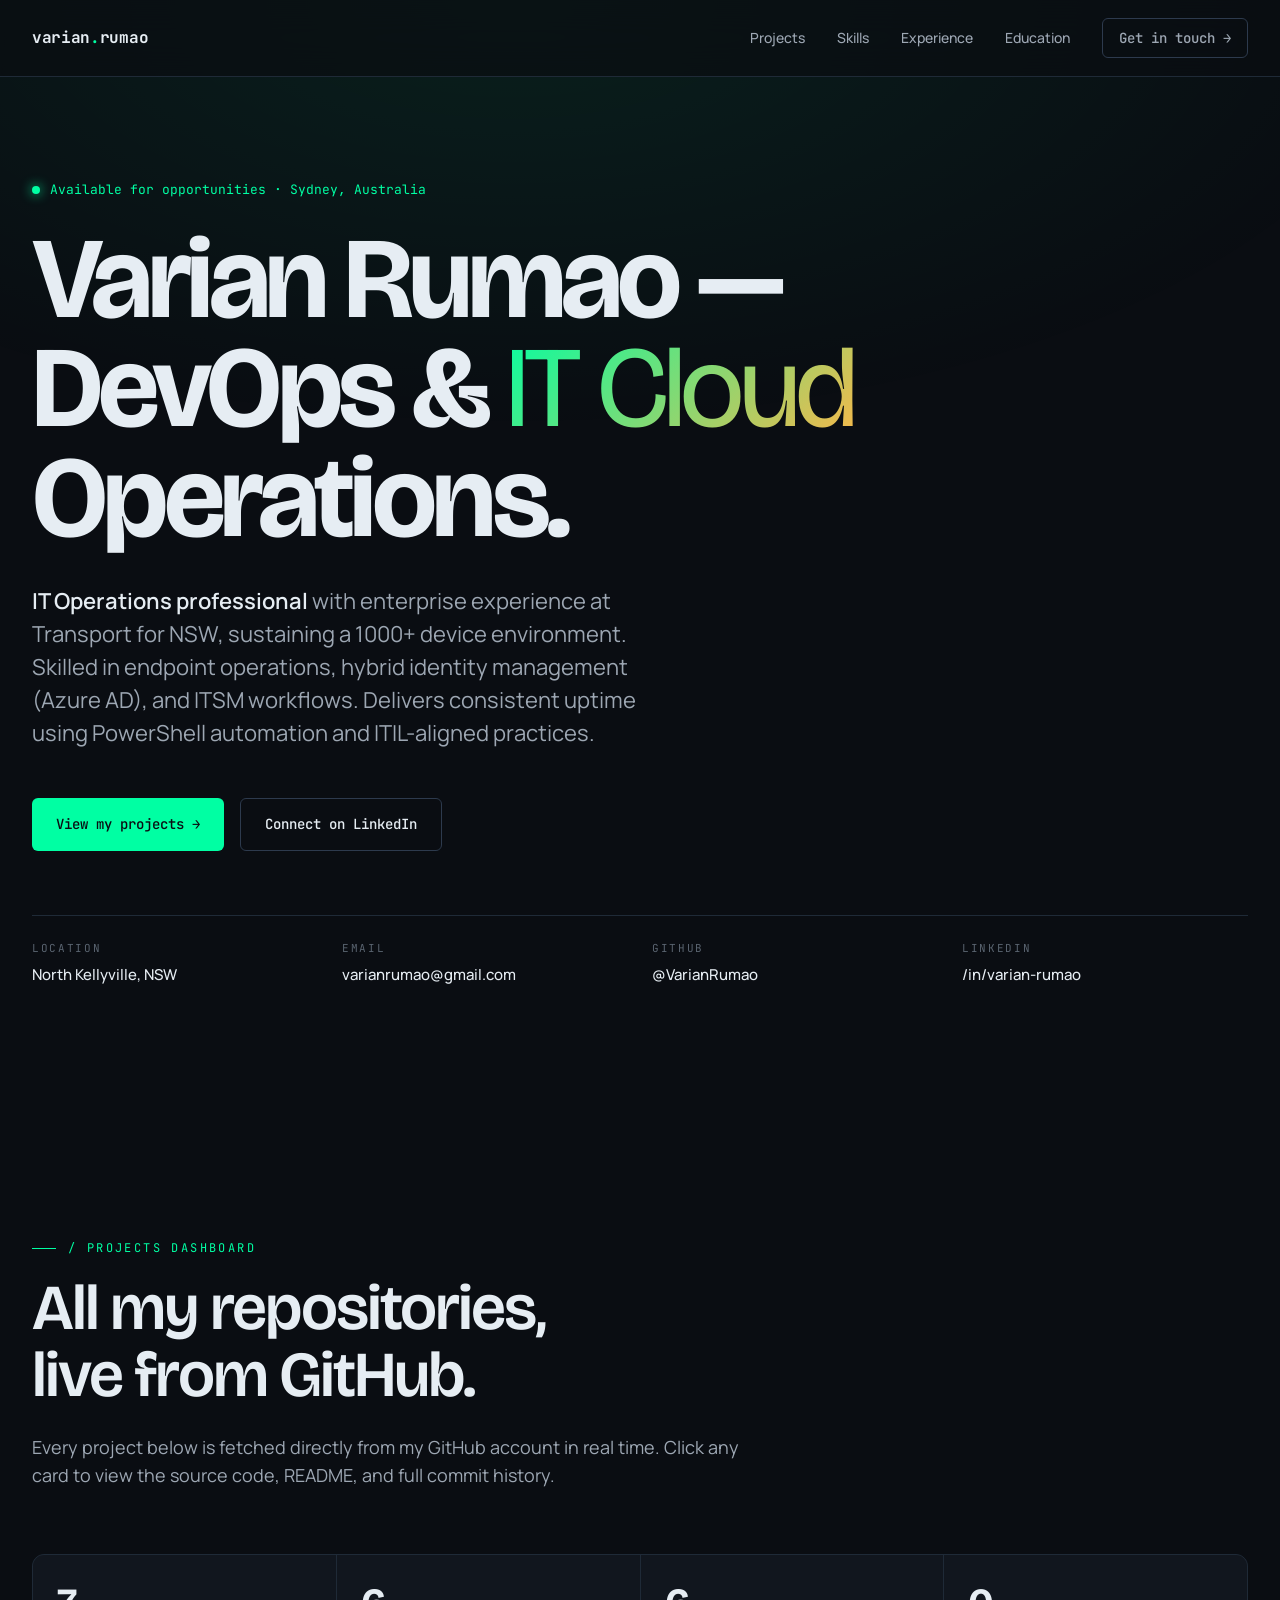
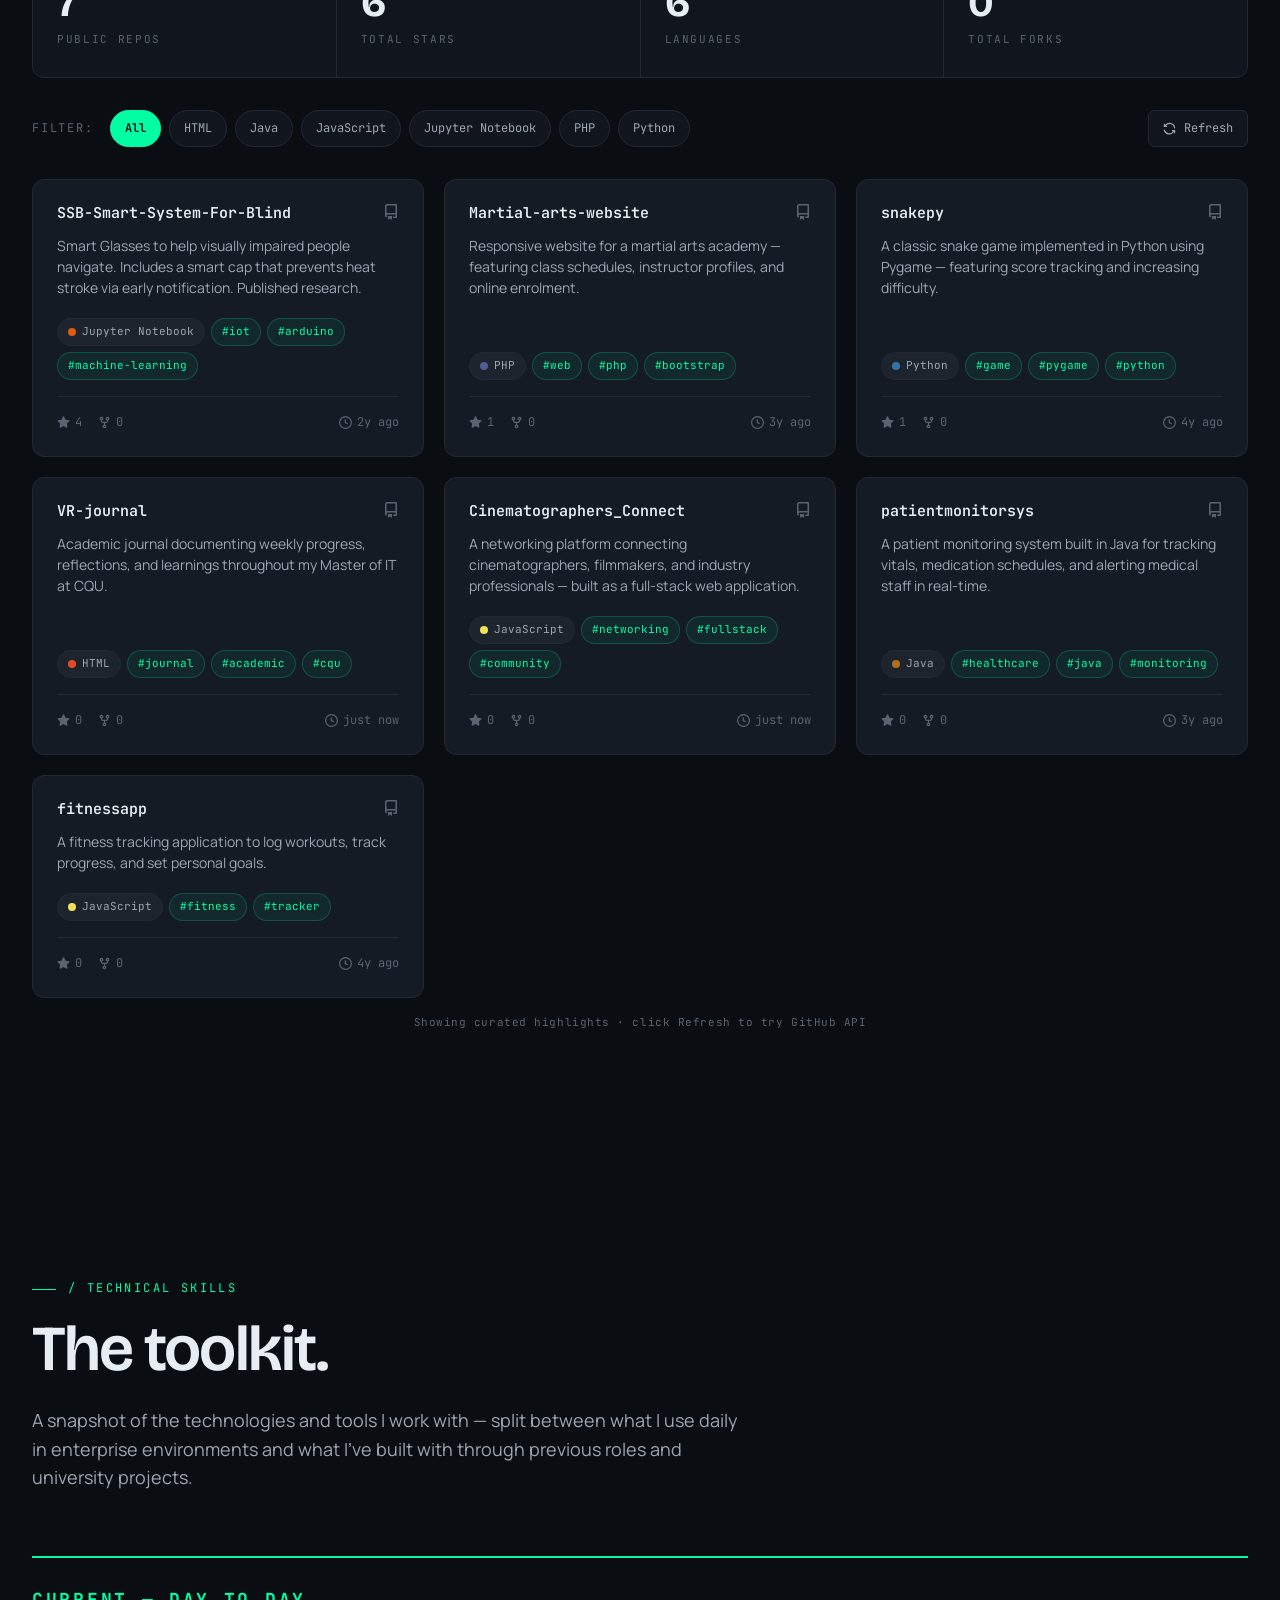
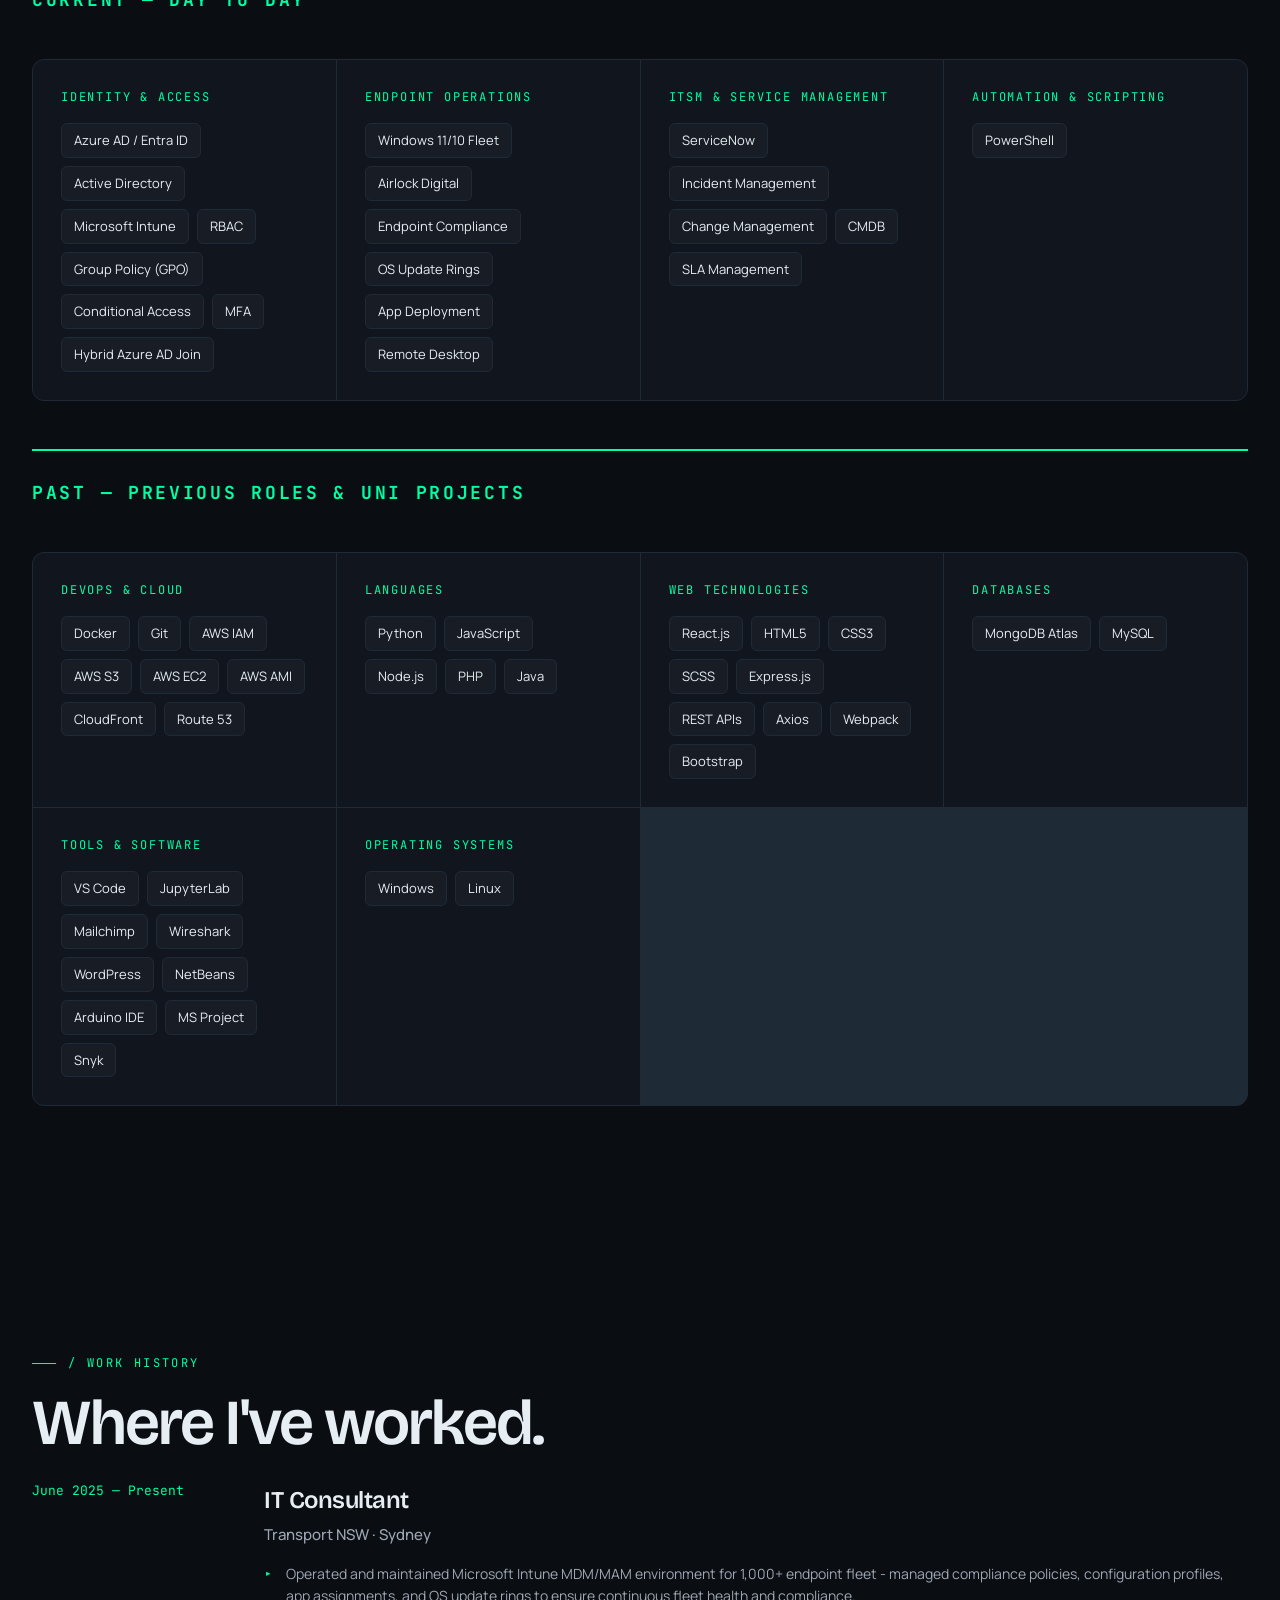
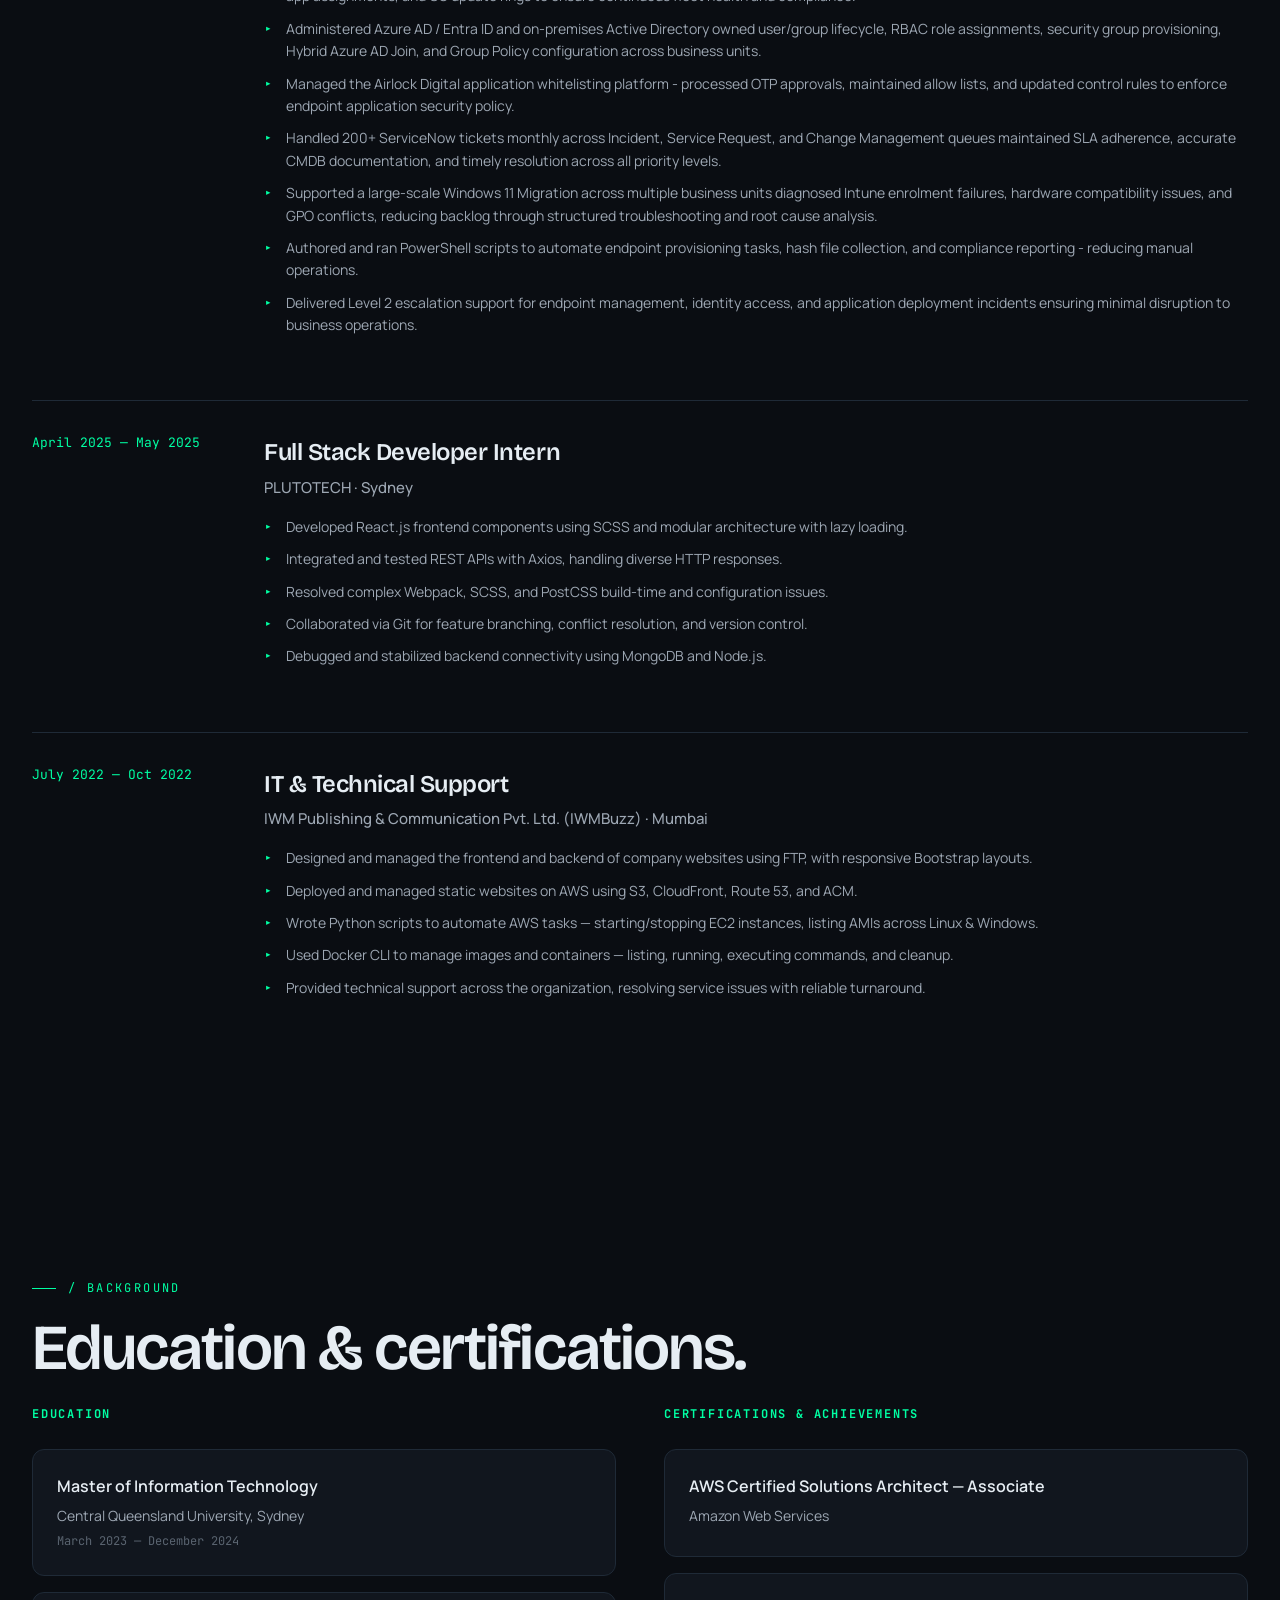
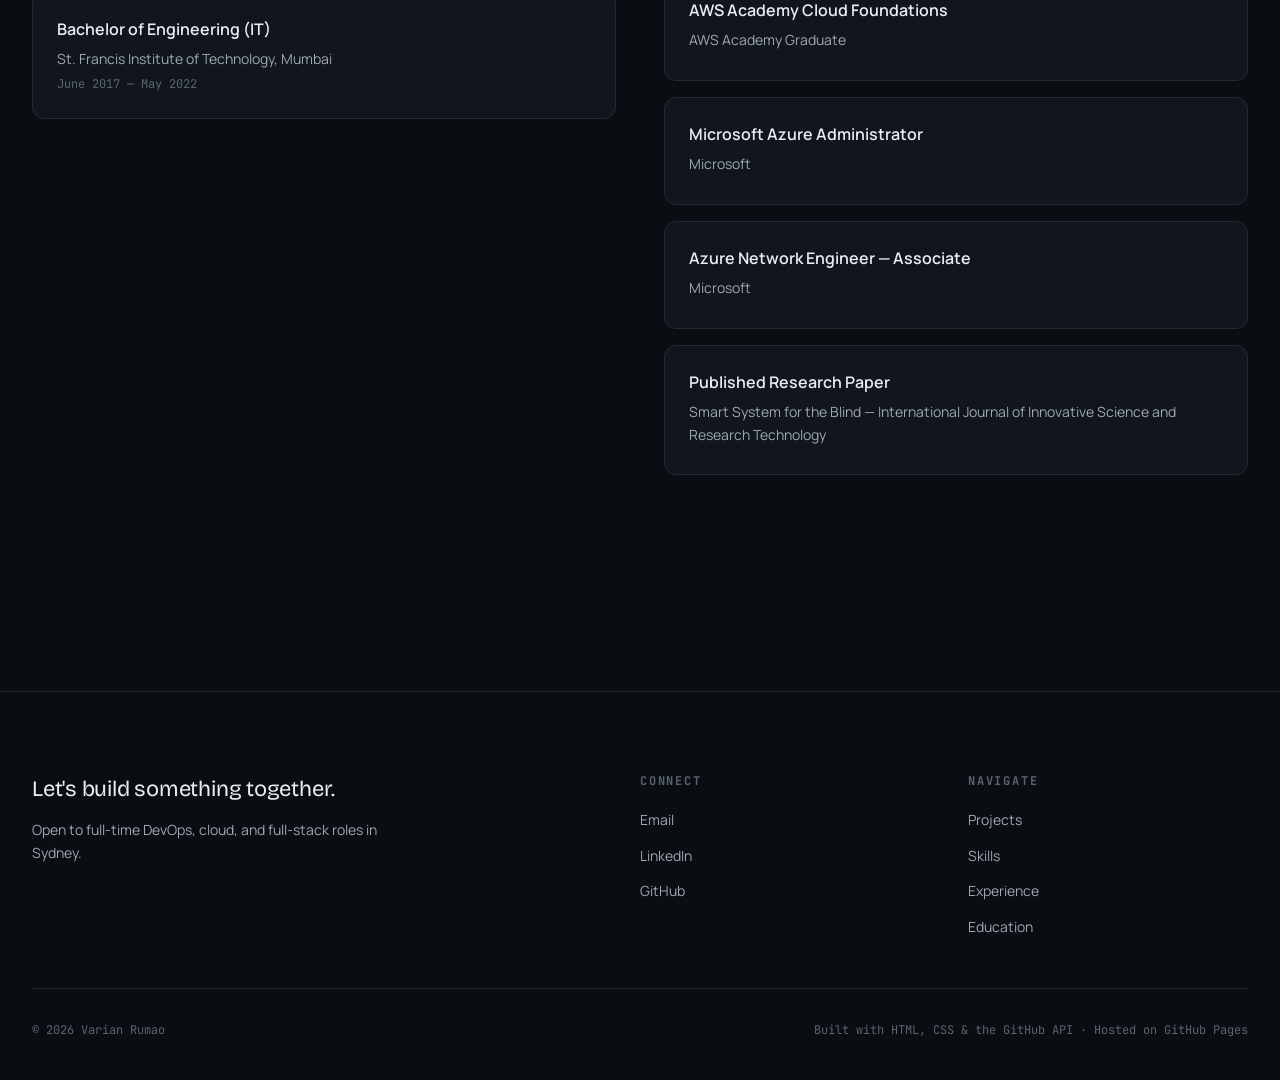
<file: index.html>
<!DOCTYPE html>
<html lang="en">
<head>
  <meta charset="UTF-8" />
  <meta name="viewport" content="width=device-width, initial-scale=1.0" />
  <meta name="description" content="Varian Rumao — IT Consultant, Full Stack Developer & DevOps Engineer based in Sydney. AWS Certified Solutions Architect." />
  <title>Varian Rumao — DevOps & IT Cloud Operations</title>

  <!-- Google Fonts -->
  <link rel="preconnect" href="https://fonts.googleapis.com" />
  <link rel="preconnect" href="https://fonts.gstatic.com" crossorigin />
  <link href="https://fonts.googleapis.com/css2?family=Bricolage+Grotesque:opsz,wght@12..96,400;12..96,600;12..96,700;12..96,800&family=JetBrains+Mono:wght@400;500;700&family=Manrope:wght@300;400;500;600;700&display=swap" rel="stylesheet" />

  <!-- Stylesheet -->
  <link rel="stylesheet" href="css/styles.css" />
</head>
<body>

<!-- ====================================================
     NAVIGATION
     ==================================================== -->
<nav>
  <div class="nav-inner">
    <a href="#" class="logo">varian<span>.</span>rumao</a>
    <div class="nav-links">
      <a href="#projects">Projects</a>
      <a href="#skills">Skills</a>
      <a href="#experience">Experience</a>
      <a href="#education">Education</a>
      <a href="mailto:varianrumao@gmail.com" class="cta">Get in touch →</a>
    </div>
  </div>
</nav>

<!-- ====================================================
     HERO
     ==================================================== -->
<header class="hero">
  <div class="container">
    <div class="hero-meta">Available for opportunities · Sydney, Australia</div>
    <h1>
      Varian Rumao —<br />
      DevOps &amp; <span class="accent">IT Cloud </span><br />
      Operations.
    </h1>
   <p class="hero-tagline">
      <strong>IT Operations professional</strong> with enterprise experience at Transport for NSW, sustaining a 1000+ device environment. Skilled in endpoint operations, hybrid identity management (Azure AD), and ITSM workflows. Delivers consistent uptime using PowerShell automation and ITIL-aligned practices.
    </p>
    <div class="hero-actions">
      <a href="#projects" class="btn btn-primary">View my projects →</a>
      <a href="https://www.linkedin.com/in/varian-rumao-9496921b2/" target="_blank" rel="noopener" class="btn btn-secondary">Connect on LinkedIn</a>
    </div>
    <div class="hero-info">
      <div class="info-block">
        <div class="label">Location</div>
        <div class="value">North Kellyville, NSW</div>
      </div>
      <div class="info-block">
        <div class="label">Email</div>
        <div class="value"><a href="mailto:varianrumao@gmail.com">varianrumao@gmail.com</a></div>
      </div>
      <div class="info-block">
        <div class="label">GitHub</div>
        <div class="value"><a href="https://github.com/VarianRumao" target="_blank" rel="noopener">@VarianRumao</a></div>
      </div>
      <div class="info-block">
        <div class="label">LinkedIn</div>
        <div class="value"><a href="https://www.linkedin.com/in/varian-rumao-9496921b2/" target="_blank" rel="noopener">/in/varian-rumao</a></div>
      </div>
    </div>
  </div>
</header>

<!-- ====================================================
     PROJECTS DASHBOARD (live from GitHub API)
     ==================================================== -->
<section id="projects">
  <div class="container">
    <div class="reveal">
      <div class="section-label">/ Projects Dashboard</div>
      <h2 class="section-title">All my repositories,<br />live from GitHub.</h2>
      <p class="section-intro">
        Every project below is fetched directly from my GitHub account in real time. Click any card to view the source code, README, and full commit history.
      </p>
    </div>

    <div class="stats-bar reveal">
      <div class="stat"><div class="num" id="stat-repos">—</div><div class="lbl">Public Repos</div></div>
      <div class="stat"><div class="num" id="stat-stars">—</div><div class="lbl">Total Stars</div></div>
      <div class="stat"><div class="num" id="stat-langs">—</div><div class="lbl">Languages</div></div>
      <div class="stat"><div class="num" id="stat-forks">—</div><div class="lbl">Total Forks</div></div>
    </div>

    <div class="controls-row reveal">
      <div class="filter-bar" id="filter-bar">
        <span class="filter-label">Filter:</span>
        <button class="chip active" data-filter="all">All</button>
      </div>
      <button class="refresh-btn" id="refresh-btn" title="Refresh repos from GitHub">
        <svg width="13" height="13" viewBox="0 0 16 16" fill="currentColor"><path d="M8 2.5a5.487 5.487 0 0 0-4.131 1.869l1.204 1.204A.25.25 0 0 1 4.896 6H1.25A.25.25 0 0 1 1 5.75V2.104a.25.25 0 0 1 .427-.177l1.38 1.38A7.001 7.001 0 0 1 14.95 7.16a.75.75 0 1 1-1.49.178A5.501 5.501 0 0 0 8 2.5Zm-6.477 6.823a.75.75 0 0 1 .835.656A5.501 5.501 0 0 0 12.13 11.63l-1.204-1.204a.25.25 0 0 1 .177-.427h3.646a.25.25 0 0 1 .25.25v3.646a.25.25 0 0 1-.427.177l-1.38-1.38A7.001 7.001 0 0 1 .867 10.158a.75.75 0 0 1 .656-.835Z"/></svg>
        Refresh
      </button>
    </div>

    <div class="repo-grid" id="repo-grid">
      <div class="loading-state"><span class="spinner"></span>Fetching repositories from GitHub…</div>
    </div>
    <div class="source-banner" id="source-banner"></div>
  </div>
</section>

<!-- ====================================================
     SKILLS
     ==================================================== -->
<section id="skills">
  <div class="container">
    <div class="reveal">
      <div class="section-label">/ Technical Skills</div>
      <h2 class="section-title">The toolkit.</h2>
      <p class="section-intro">A snapshot of the technologies and tools I work with — split between what I use daily in enterprise environments and what I've built with through previous roles and university projects.</p>
    </div>

    <div class="reveal">
      <div class="skills-group-label">Current — Day to Day</div>
    </div>
    <div class="skills-grid reveal">
      <div class="skill-cat">
        <div class="skill-cat-name">Identity &amp; Access</div>
        <div class="skill-list">
          <span class="skill-tag">Azure AD / Entra ID</span><span class="skill-tag">Active Directory</span>
          <span class="skill-tag">Microsoft Intune</span><span class="skill-tag">RBAC</span>
          <span class="skill-tag">Group Policy (GPO)</span><span class="skill-tag">Conditional Access</span>
          <span class="skill-tag">MFA</span><span class="skill-tag">Hybrid Azure AD Join</span>
        </div>
      </div>
      <div class="skill-cat">
        <div class="skill-cat-name">Endpoint Operations</div>
        <div class="skill-list">
          <span class="skill-tag">Windows 11/10 Fleet</span><span class="skill-tag">Airlock Digital</span>
          <span class="skill-tag">Endpoint Compliance</span><span class="skill-tag">OS Update Rings</span>
          <span class="skill-tag">App Deployment</span><span class="skill-tag">Remote Desktop</span>
        </div>
      </div>
      <div class="skill-cat">
        <div class="skill-cat-name">ITSM &amp; Service Management</div>
        <div class="skill-list">
          <span class="skill-tag">ServiceNow</span><span class="skill-tag">Incident Management</span>
          <span class="skill-tag">Change Management</span><span class="skill-tag">CMDB</span>
          <span class="skill-tag">SLA Management</span>
        </div>
      </div>
      <div class="skill-cat">
        <div class="skill-cat-name">Automation &amp; Scripting</div>
        <div class="skill-list">
          <span class="skill-tag">PowerShell</span>
        </div>
      </div>
    </div>

    <div class="reveal">
      <div class="skills-group-label">Past — Previous Roles &amp; Uni Projects</div>
    </div>
    <div class="skills-grid reveal">
      <div class="skill-cat">
        <div class="skill-cat-name">DevOps &amp; Cloud</div>
        <div class="skill-list">
          <span class="skill-tag">Docker</span><span class="skill-tag">Git</span>
          <span class="skill-tag">AWS IAM</span><span class="skill-tag">AWS S3</span>
          <span class="skill-tag">AWS EC2</span><span class="skill-tag">AWS AMI</span>
          <span class="skill-tag">CloudFront</span><span class="skill-tag">Route 53</span>
        </div>
      </div>
      <div class="skill-cat">
        <div class="skill-cat-name">Languages</div>
        <div class="skill-list">
          <span class="skill-tag">Python</span><span class="skill-tag">JavaScript</span>
          <span class="skill-tag">Node.js</span><span class="skill-tag">PHP</span>
          <span class="skill-tag">Java</span>
        </div>
      </div>
      <div class="skill-cat">
        <div class="skill-cat-name">Web Technologies</div>
        <div class="skill-list">
          <span class="skill-tag">React.js</span><span class="skill-tag">HTML5</span>
          <span class="skill-tag">CSS3</span><span class="skill-tag">SCSS</span>
          <span class="skill-tag">Express.js</span><span class="skill-tag">REST APIs</span>
          <span class="skill-tag">Axios</span><span class="skill-tag">Webpack</span>
          <span class="skill-tag">Bootstrap</span>
        </div>
      </div>
      <div class="skill-cat">
        <div class="skill-cat-name">Databases</div>
        <div class="skill-list">
          <span class="skill-tag">MongoDB Atlas</span><span class="skill-tag">MySQL</span>
        </div>
      </div>
      <div class="skill-cat">
        <div class="skill-cat-name">Tools &amp; Software</div>
        <div class="skill-list">
          <span class="skill-tag">VS Code</span><span class="skill-tag">JupyterLab</span>
          <span class="skill-tag">Mailchimp</span><span class="skill-tag">Wireshark</span>
          <span class="skill-tag">WordPress</span><span class="skill-tag">NetBeans</span>
          <span class="skill-tag">Arduino IDE</span><span class="skill-tag">MS Project</span>
          <span class="skill-tag">Snyk</span>
        </div>
      </div>
      <div class="skill-cat">
        <div class="skill-cat-name">Operating Systems</div>
        <div class="skill-list">
          <span class="skill-tag">Windows</span><span class="skill-tag">Linux</span>
        </div>
      </div>
    </div>
  </div>
</section>

<!-- ====================================================
     EXPERIENCE
     ==================================================== -->
<section id="experience">
  <div class="container">
    <div class="reveal">
      <div class="section-label">/ Work History</div>
      <h2 class="section-title">Where I've worked.</h2>
    </div>
    <div class="exp-list reveal">
      <article class="exp-item">
        <div class="exp-date">June 2025 — Present</div>
        <div>
          <div class="exp-role">IT Consultant</div>
          <div class="exp-company">Transport NSW · Sydney</div>
          <ul class="exp-points">
            <li>Operated and maintained Microsoft Intune MDM/MAM environment for 1,000+ endpoint fleet - managed compliance policies, configuration profiles, app assignments, and OS update rings to ensure continuous fleet health and compliance.  </li>
            <li>Administered Azure AD / Entra ID and on-premises Active Directory owned user/group lifecycle, RBAC role assignments, security group provisioning, Hybrid Azure AD Join, and Group Policy configuration across business units.</li>
            <li>Managed the Airlock Digital application whitelisting platform - processed OTP approvals, maintained allow lists, and updated control rules to enforce endpoint application security policy.</li>
            <li>Handled 200+ ServiceNow tickets monthly across Incident, Service Request, and Change Management queues maintained SLA adherence, accurate CMDB documentation, and timely resolution across all priority levels.</li>
            <li>Supported a large-scale Windows 11 Migration across multiple business units diagnosed Intune enrolment failures, hardware compatibility issues, and GPO conflicts, reducing backlog through structured troubleshooting and root cause analysis.</li>
            <li>Authored and ran PowerShell scripts to automate endpoint provisioning tasks, hash file collection, and compliance reporting - reducing manual operations.</li>
            <li>Delivered Level 2 escalation support for endpoint management, identity access, and application deployment incidents ensuring minimal disruption to business operations.</li>
          </ul>
          </ul>
        </div>
      </article>
      <article class="exp-item">
        <div class="exp-date">April 2025 — May 2025</div>
        <div>
          <div class="exp-role">Full Stack Developer Intern</div>
          <div class="exp-company">PLUTOTECH · Sydney</div>
          <ul class="exp-points">
            <li>Developed React.js frontend components using SCSS and modular architecture with lazy loading.</li>
            <li>Integrated and tested REST APIs with Axios, handling diverse HTTP responses.</li>
            <li>Resolved complex Webpack, SCSS, and PostCSS build-time and configuration issues.</li>
            <li>Collaborated via Git for feature branching, conflict resolution, and version control.</li>
            <li>Debugged and stabilized backend connectivity using MongoDB and Node.js.</li>
          </ul>
        </div>
      </article>
      <article class="exp-item">
        <div class="exp-date">July 2022 — Oct 2022</div>
        <div>
          <div class="exp-role">IT &amp; Technical Support</div>
          <div class="exp-company">IWM Publishing &amp; Communication Pvt. Ltd. (IWMBuzz) · Mumbai</div>
          <ul class="exp-points">
            <li>Designed and managed the frontend and backend of company websites using FTP, with responsive Bootstrap layouts.</li>
            <li>Deployed and managed static websites on AWS using S3, CloudFront, Route 53, and ACM.</li>
            <li>Wrote Python scripts to automate AWS tasks — starting/stopping EC2 instances, listing AMIs across Linux &amp; Windows.</li>
            <li>Used Docker CLI to manage images and containers — listing, running, executing commands, and cleanup.</li>
            <li>Provided technical support across the organization, resolving service issues with reliable turnaround.</li>
          </ul>
        </div>
      </article>
    </div>
  </div>
</section>

<!-- ====================================================
     EDUCATION & CERTIFICATIONS
     ==================================================== -->
<section id="education">
  <div class="container">
    <div class="reveal">
      <div class="section-label">/ Background</div>
      <h2 class="section-title">Education &amp; certifications.</h2>
    </div>
    <div class="two-col reveal">
      <div>
        <h3 class="skill-cat-name" style="margin-bottom:24px;">Education</h3>
        <div class="edu-item">
          <div class="edu-degree">Master of Information Technology</div>
          <div class="edu-school">Central Queensland University, Sydney</div>
          <div class="edu-date">March 2023 — December 2024</div>
        </div>
        <div class="edu-item">
          <div class="edu-degree">Bachelor of Engineering (IT)</div>
          <div class="edu-school">St. Francis Institute of Technology, Mumbai</div>
          <div class="edu-date">June 2017 — May 2022</div>
        </div>
      </div>
      <div>
        <h3 class="skill-cat-name" style="margin-bottom:24px;">Certifications &amp; Achievements</h3>
        <div class="cert-item">
          <div class="cert-name">AWS Certified Solutions Architect — Associate</div>
          <div class="cert-issuer">Amazon Web Services</div>
        </div>
        <div class="cert-item">
          <div class="cert-name">AWS Academy Cloud Foundations</div>
          <div class="cert-issuer">AWS Academy Graduate</div>
        </div>
        <div class="cert-item">
          <div class="cert-name">Microsoft Azure Administrator</div>
          <div class="cert-issuer">Microsoft</div>
        </div>
        <div class="cert-item">
          <div class="cert-name">Azure Network Engineer — Associate</div>
          <div class="cert-issuer">Microsoft</div>
        </div>
        <div class="cert-item">
          <div class="cert-name">Published Research Paper</div>
          <div class="cert-issuer">Smart System for the Blind — International Journal of Innovative Science and Research Technology</div>
        </div>
      </div>
    </div>
  </div>
</section>

<!-- ====================================================
     FOOTER
     ==================================================== -->
<footer>
  <div class="container">
    <div class="footer-grid">
      <div class="footer-col">
        <p class="footer-tagline">Let's build something together.</p>
        <p style="color:var(--text-dim);font-size:14px;max-width:380px;">Open to full-time DevOps, cloud, and full-stack roles in Sydney.</p>
      </div>
      <div class="footer-col">
        <h4>Connect</h4>
        <ul>
          <li><a href="mailto:varianrumao@gmail.com">Email</a></li>
          <li><a href="https://www.linkedin.com/in/varian-rumao-9496921b2/" target="_blank" rel="noopener">LinkedIn</a></li>
          <li><a href="https://github.com/VarianRumao" target="_blank" rel="noopener">GitHub</a></li>
        </ul>
      </div>
      <div class="footer-col">
        <h4>Navigate</h4>
        <ul>
          <li><a href="#projects">Projects</a></li>
          <li><a href="#skills">Skills</a></li>
          <li><a href="#experience">Experience</a></li>
          <li><a href="#education">Education</a></li>
        </ul>
      </div>
    </div>
    <div class="footer-bottom">
      <span>© <span id="year">2026</span> Varian Rumao</span>
      <span>Built with HTML, CSS &amp; the GitHub API · Hosted on GitHub Pages</span>
    </div>
  </div>
</footer>

<!-- Main JavaScript -->
<script src="js/main.js"></script>

</body>
</html>
</file>
<file: css/styles.css>
/* ===========================================================
   Varian Rumao — Portfolio Website Styles
   ===========================================================
   A dark, terminal-inspired developer portfolio.

   Sections:
   1. Design Tokens (CSS Variables)
   2. Reset & Base
   3. Layout
   4. Navigation
   5. Hero
   6. Section Headers
   7. Stats & Filters
   8. Repo Cards (GitHub Dashboard)
   9. Skills
   10. Experience Timeline
   11. Education & Certifications
   12. Footer
   13. Animations
   =========================================================== */

:root {
  --bg: #0a0d12;
  --bg-elev: #11161e;
  --bg-card: #141b25;
  --border: #1f2a37;
  --border-strong: #2d3a4d;
  --text: #e6edf3;
  --text-dim: #9da7b3;
  --text-faint: #5a6470;
  --accent: #00ffa3;
  --accent-warm: #ffb547;
  --accent-purple: #8b5cf6;
  --danger: #ff5470;
  --font-display: 'Bricolage Grotesque', serif;
  --font-body: 'Manrope', system-ui, sans-serif;
  --font-mono: 'JetBrains Mono', ui-monospace, monospace;
  --radius-sm: 6px;
  --radius-md: 12px;
  --radius-lg: 18px;
  --max-width: 1280px;
}
*, *::before, *::after { box-sizing: border-box; margin: 0; padding: 0; }
html {
  scroll-behavior: smooth;
  -webkit-text-size-adjust: 100%;
  scroll-padding-top: 80px; /* offset for fixed nav so anchor links don't hide section titles */
}
body {
  font-family: var(--font-body);
  background: var(--bg);
  color: var(--text);
  line-height: 1.6;
  overflow-x: hidden;
}
body::before {
  content: '';
  position: fixed;
  inset: 0;
  background:
    radial-gradient(ellipse 60% 40% at 20% 0%, rgba(0,255,163,0.08), transparent 60%),
    radial-gradient(ellipse 50% 30% at 80% 100%, rgba(139,92,246,0.06), transparent 60%);
  pointer-events: none;
  z-index: 0;
  animation: float-bg 25s ease-in-out infinite;
  background-size: 200% 200%;
}

@keyframes float-bg {
  0%, 100% { background-position: 0% 0%; }
  50% { background-position: 50% 50%; }
}
img { max-width: 100%; display: block; }
a { color: inherit; text-decoration: none; }
button { font: inherit; cursor: pointer; border: none; background: none; color: inherit; }

.container {
  max-width: var(--max-width);
  margin: 0 auto;
  padding: 0 32px;
  position: relative;
  z-index: 1;
}
@media (max-width: 640px) { .container { padding: 0 20px; } }
section { padding: 120px 0; position: relative; }
@media (max-width: 768px) { section { padding: 80px 0; } }

nav {
  position: fixed;
  top: 0; left: 0; right: 0;
  z-index: 100;
  backdrop-filter: blur(20px);
  -webkit-backdrop-filter: blur(20px);
  background: rgba(10,13,18,0.7);
  border-bottom: 1px solid var(--border);
}
.nav-inner {
  max-width: var(--max-width);
  margin: 0 auto;
  padding: 18px 32px;
  display: flex;
  justify-content: space-between;
  align-items: center;
}
.logo {
  font-family: var(--font-mono);
  font-weight: 700;
  font-size: 16px;
  letter-spacing: -0.02em;
}
.logo span { color: var(--accent); }
.nav-links { display: flex; gap: 32px; align-items: center; }
.nav-links a {
  font-size: 14px;
  color: var(--text-dim);
  transition: color 0.2s;
  font-weight: 500;
}
.nav-links a:hover { color: var(--accent); }
@media (max-width: 768px) {
  .nav-inner { padding: 14px 20px; }
  .nav-links { gap: 18px; }
  .nav-links a:not(.cta) { display: none; }
}
.cta {
  padding: 8px 16px;
  border: 1px solid var(--border-strong);
  border-radius: var(--radius-sm);
  font-family: var(--font-mono);
  font-size: 13px;
  transition: all 0.2s;
}
.cta:hover {
  border-color: var(--accent);
  color: var(--accent) !important;
  background: rgba(0,255,163,0.05);
}

.hero { padding-top: 180px; padding-bottom: 100px; }
.hero-meta {
  font-family: var(--font-mono);
  font-size: 13px;
  color: var(--accent);
  margin-bottom: 24px;
  display: flex;
  align-items: center;
  gap: 10px;
}
.hero-meta::before {
  content: '';
  width: 8px; height: 8px;
  background: var(--accent);
  border-radius: 50%;
  box-shadow: 0 0 12px var(--accent);
  animation: pulse 2s ease-in-out infinite;
}
@keyframes pulse {
  0%, 100% { opacity: 1; transform: scale(1); }
  50% { opacity: 0.6; transform: scale(0.9); }
}
.hero h1 {
  font-family: var(--font-display);
  font-size: clamp(48px, 9vw, 120px);
  font-weight: 700;
  line-height: 0.95;
  letter-spacing: -0.04em;
  margin-bottom: 32px;
}
.hero h1 .accent {
  font-style: normal;
  font-weight: 400;
  background: linear-gradient(135deg, var(--accent) 0%, var(--accent-warm) 100%);
  -webkit-background-clip: text;
  background-clip: text;
  -webkit-text-fill-color: transparent;
}
.hero-tagline {
  font-size: clamp(18px, 2vw, 22px);
  color: var(--text-dim);
  max-width: 640px;
  margin-bottom: 48px;
  line-height: 1.5;
}
.hero-tagline strong { color: var(--text); font-weight: 600; }
.hero-actions { display: flex; gap: 16px; flex-wrap: wrap; margin-bottom: 64px; }
.btn {
  padding: 14px 24px;
  border-radius: var(--radius-sm);
  font-family: var(--font-mono);
  font-size: 14px;
  font-weight: 500;
  transition: all 0.25s ease;
  display: inline-flex;
  align-items: center;
  gap: 10px;
}
.btn-primary { background: var(--accent); color: var(--bg); }
.btn-primary:hover {
  background: #00d488;
  transform: translateY(-2px);
  box-shadow: 0 8px 24px rgba(0,255,163,0.25);
}
.btn-secondary { border: 1px solid var(--border-strong); color: var(--text); }
.btn-secondary:hover { border-color: var(--text); background: var(--bg-elev); }
.hero-info {
  display: grid;
  grid-template-columns: repeat(auto-fit, minmax(180px, 1fr));
  gap: 24px;
  padding: 24px 0;
  border-top: 1px solid var(--border);
}
.info-block .label {
  font-family: var(--font-mono);
  font-size: 11px;
  text-transform: uppercase;
  letter-spacing: 0.15em;
  color: var(--text-faint);
  margin-bottom: 6px;
}
.info-block .value { font-size: 15px; font-weight: 500; }

.section-label {
  font-family: var(--font-mono);
  font-size: 12px;
  text-transform: uppercase;
  letter-spacing: 0.2em;
  color: var(--accent);
  margin-bottom: 16px;
  display: inline-flex;
  align-items: center;
  gap: 12px;
}
.section-label::before {
  content: '';
  width: 24px;
  height: 1px;
  background: var(--accent);
}
.section-title {
  font-family: var(--font-display);
  font-size: clamp(36px, 6vw, 64px);
  font-weight: 600;
  letter-spacing: -0.03em;
  line-height: 1.05;
  margin-bottom: 24px;
}
.section-intro {
  font-size: 18px;
  color: var(--text-dim);
  max-width: 720px;
  margin-bottom: 64px;
}

.stats-bar {
  display: grid;
  grid-template-columns: repeat(4, 1fr);
  gap: 1px;
  background: var(--border);
  border: 1px solid var(--border);
  border-radius: var(--radius-md);
  overflow: hidden;
  margin-bottom: 32px;
}
@media (max-width: 640px) { .stats-bar { grid-template-columns: repeat(2, 1fr); } }
.stat { background: var(--bg-elev); padding: 28px 24px; transition: background 0.25s; }
.stat:hover { background: var(--bg-card); }
.stat .num {
  font-family: var(--font-display);
  font-size: 40px;
  font-weight: 700;
  letter-spacing: -0.02em;
  line-height: 1;
  margin-bottom: 8px;
}
.stat .lbl {
  font-family: var(--font-mono);
  font-size: 11px;
  text-transform: uppercase;
  letter-spacing: 0.15em;
  color: var(--text-faint);
}

.controls-row {
  display: flex;
  justify-content: space-between;
  align-items: center;
  gap: 16px;
  flex-wrap: wrap;
  margin-bottom: 32px;
}
.filter-bar { display: flex; gap: 8px; flex-wrap: wrap; align-items: center; }
.filter-label {
  font-family: var(--font-mono);
  font-size: 12px;
  color: var(--text-faint);
  text-transform: uppercase;
  letter-spacing: 0.15em;
  margin-right: 8px;
}
.chip {
  padding: 8px 14px;
  border: 1px solid var(--border);
  border-radius: 100px;
  font-family: var(--font-mono);
  font-size: 12px;
  color: var(--text-dim);
  transition: all 0.2s;
  background: var(--bg-elev);
}
.chip:hover { border-color: var(--border-strong); color: var(--text); }
.chip.active {
  background: var(--accent);
  color: var(--bg);
  border-color: var(--accent);
  font-weight: 600;
}
.refresh-btn {
  font-family: var(--font-mono);
  font-size: 12px;
  color: var(--text-dim);
  padding: 8px 14px;
  border: 1px solid var(--border);
  border-radius: var(--radius-sm);
  background: var(--bg-elev);
  transition: all 0.2s;
  display: inline-flex;
  align-items: center;
  gap: 8px;
}
.refresh-btn:hover { border-color: var(--accent); color: var(--accent); }
.refresh-btn.spinning svg { animation: spin 0.8s linear infinite; }

.repo-grid {
  display: grid;
  grid-template-columns: repeat(auto-fill, minmax(340px, 1fr));
  gap: 20px;
}
.repo-card {
  background: var(--bg-card);
  border: 1px solid var(--border);
  border-radius: var(--radius-md);
  padding: 24px;
  transition: all 0.3s ease;
  display: flex;
  flex-direction: column;
  position: relative;
  overflow: hidden;
}
.repo-card::before {
  content: '';
  position: absolute;
  top: 0; left: 0; right: 0;
  height: 2px;
  background: linear-gradient(90deg, transparent, var(--accent), transparent);
  transform: translateX(-100%);
  transition: transform 0.5s ease;
}
.repo-card:hover {
  border-color: var(--border-strong);
  transform: translateY(-4px);
  box-shadow: 0 16px 40px rgba(0,0,0,0.3);
}
.repo-card:hover::before { transform: translateX(100%); }
.repo-header {
  display: flex;
  justify-content: space-between;
  align-items: flex-start;
  gap: 12px;
  margin-bottom: 12px;
}
.repo-name {
  font-family: var(--font-mono);
  font-size: 15px;
  font-weight: 600;
  word-break: break-word;
  line-height: 1.3;
}
.repo-name:hover { color: var(--accent); }
.repo-icon {
  flex-shrink: 0;
  width: 16px; height: 16px;
  color: var(--text-faint);
}
.repo-desc {
  font-size: 14px;
  color: var(--text-dim);
  line-height: 1.5;
  margin-bottom: 20px;
  flex-grow: 1;
  display: -webkit-box;
  -webkit-line-clamp: 3;
  line-clamp: 3;
  -webkit-box-orient: vertical;
  overflow: hidden;
}
.repo-desc.empty { color: var(--text-faint); font-style: italic; }
.repo-langs {
  display: flex;
  gap: 6px;
  flex-wrap: wrap;
  margin-bottom: 16px;
}
.lang-pill {
  font-family: var(--font-mono);
  font-size: 11px;
  padding: 4px 10px;
  border-radius: 100px;
  background: rgba(255,255,255,0.04);
  border: 1px solid var(--border);
  color: var(--text-dim);
  display: inline-flex;
  align-items: center;
  gap: 6px;
}
.lang-dot { width: 8px; height: 8px; border-radius: 50%; background: var(--accent); }
.repo-meta {
  display: flex;
  gap: 16px;
  padding-top: 16px;
  border-top: 1px solid var(--border);
  font-family: var(--font-mono);
  font-size: 12px;
  color: var(--text-faint);
}
.repo-meta-item { display: inline-flex; align-items: center; gap: 5px; }
.loading-state, .error-state {
  grid-column: 1 / -1;
  text-align: center;
  padding: 60px 20px;
  font-family: var(--font-mono);
  font-size: 14px;
}
.loading-state { color: var(--text-dim); }
.error-state { color: var(--accent-warm); }
.loading-state .spinner {
  display: inline-block;
  width: 20px; height: 20px;
  border: 2px solid var(--border);
  border-top-color: var(--accent);
  border-radius: 50%;
  animation: spin 0.8s linear infinite;
  margin-right: 12px;
  vertical-align: middle;
}
@keyframes spin { to { transform: rotate(360deg); } }
.source-banner {
  font-family: var(--font-mono);
  font-size: 11px;
  color: var(--text-faint);
  text-align: center;
  margin-top: 16px;
  letter-spacing: 0.05em;
}
.source-banner.live { color: var(--accent); }
.source-banner.live::before { content: '● '; }

.skills-grid {
  display: grid;
  grid-template-columns: repeat(auto-fit, minmax(280px, 1fr));
  gap: 1px;
  background: var(--border);
  border: 1px solid var(--border);
  border-radius: var(--radius-md);
  overflow: hidden;
}
.skill-cat { background: var(--bg-elev); padding: 28px; transition: background 0.25s; }
.skill-cat:hover { background: var(--bg-card); }
.skill-cat-name {
  font-family: var(--font-mono);
  font-size: 12px;
  text-transform: uppercase;
  letter-spacing: 0.15em;
  color: var(--accent);
  margin-bottom: 16px;
}
.skill-list { display: flex; gap: 8px; flex-wrap: wrap; }
.skill-tag {
  padding: 6px 12px;
  border-radius: var(--radius-sm);
  background: rgba(255,255,255,0.03);
  border: 1px solid var(--border);
  font-size: 13px;
  transition: all 0.2s;
}
.skill-tag:hover { border-color: var(--accent); color: var(--accent); }

.skills-group-label {
  font-family: var(--font-mono);
  font-size: 18px;
  font-weight: 700;
  text-transform: uppercase;
  letter-spacing: 0.15em;
  color: var(--accent);
  padding: 28px 0 20px;
  border-top: 2px solid var(--accent);
  margin-top: 48px;
  margin-bottom: 24px;
}

.exp-list { display: flex; flex-direction: column; gap: 32px; }
.exp-item {
  display: grid;
  grid-template-columns: 200px 1fr;
  gap: 32px;
  padding: 32px 0;
  border-top: 1px solid var(--border);
}
.exp-item:first-child { border-top: none; padding-top: 0; }
@media (max-width: 768px) { .exp-item { grid-template-columns: 1fr; gap: 12px; } }
.exp-date { font-family: var(--font-mono); font-size: 13px; color: var(--accent); }
.exp-role {
  font-family: var(--font-display);
  font-size: 24px;
  font-weight: 600;
  letter-spacing: -0.02em;
  margin-bottom: 4px;
}
.exp-company { font-size: 15px; color: var(--text-dim); margin-bottom: 16px; font-weight: 500; }
.exp-points { list-style: none; display: flex; flex-direction: column; gap: 10px; }
.exp-points li {
  font-size: 14px;
  color: var(--text-dim);
  line-height: 1.6;
  padding-left: 22px;
  position: relative;
}
.exp-points li::before {
  content: '▸';
  position: absolute;
  left: 0; top: 0;
  color: var(--accent);
  font-family: var(--font-mono);
}

.two-col { display: grid; grid-template-columns: 1fr 1fr; gap: 48px; }
@media (max-width: 768px) { .two-col { grid-template-columns: 1fr; gap: 48px; } }
.edu-item, .cert-item {
  padding: 24px;
  background: var(--bg-elev);
  border: 1px solid var(--border);
  border-radius: var(--radius-md);
  margin-bottom: 16px;
  transition: all 0.25s;
}
.edu-item:hover, .cert-item:hover {
  border-color: var(--border-strong);
  background: var(--bg-card);
}
.edu-degree, .cert-name { font-weight: 600; font-size: 16px; margin-bottom: 6px; }
.edu-school, .cert-issuer { font-size: 14px; color: var(--text-dim); margin-bottom: 4px; }
.edu-date, .cert-date {
  font-family: var(--font-mono);
  font-size: 12px;
  color: var(--text-faint);
}

footer { padding: 80px 0 40px; border-top: 1px solid var(--border); margin-top: 80px; }
.footer-grid {
  display: grid;
  grid-template-columns: 2fr 1fr 1fr;
  gap: 48px;
  margin-bottom: 48px;
}
@media (max-width: 768px) { .footer-grid { grid-template-columns: 1fr; gap: 32px; } }
.footer-col h4 {
  font-family: var(--font-mono);
  font-size: 12px;
  text-transform: uppercase;
  letter-spacing: 0.15em;
  color: var(--text-faint);
  margin-bottom: 16px;
}
.footer-col ul { list-style: none; display: flex; flex-direction: column; gap: 10px; }
.footer-col a { color: var(--text-dim); transition: color 0.2s; font-size: 14px; }
.footer-col a:hover { color: var(--accent); }
.footer-tagline {
  font-family: var(--font-display);
  font-size: 22px;
  margin-bottom: 12px;
  letter-spacing: -0.01em;
}
.footer-bottom {
  padding-top: 32px;
  border-top: 1px solid var(--border);
  display: flex;
  justify-content: space-between;
  flex-wrap: wrap;
  gap: 16px;
  font-family: var(--font-mono);
  font-size: 12px;
  color: var(--text-faint);
}

.reveal {
  opacity: 0;
  transform: translateY(20px);
  transition: opacity 0.8s ease, transform 0.8s ease;
}
.reveal.visible { opacity: 1; transform: translateY(0); }
</file>
